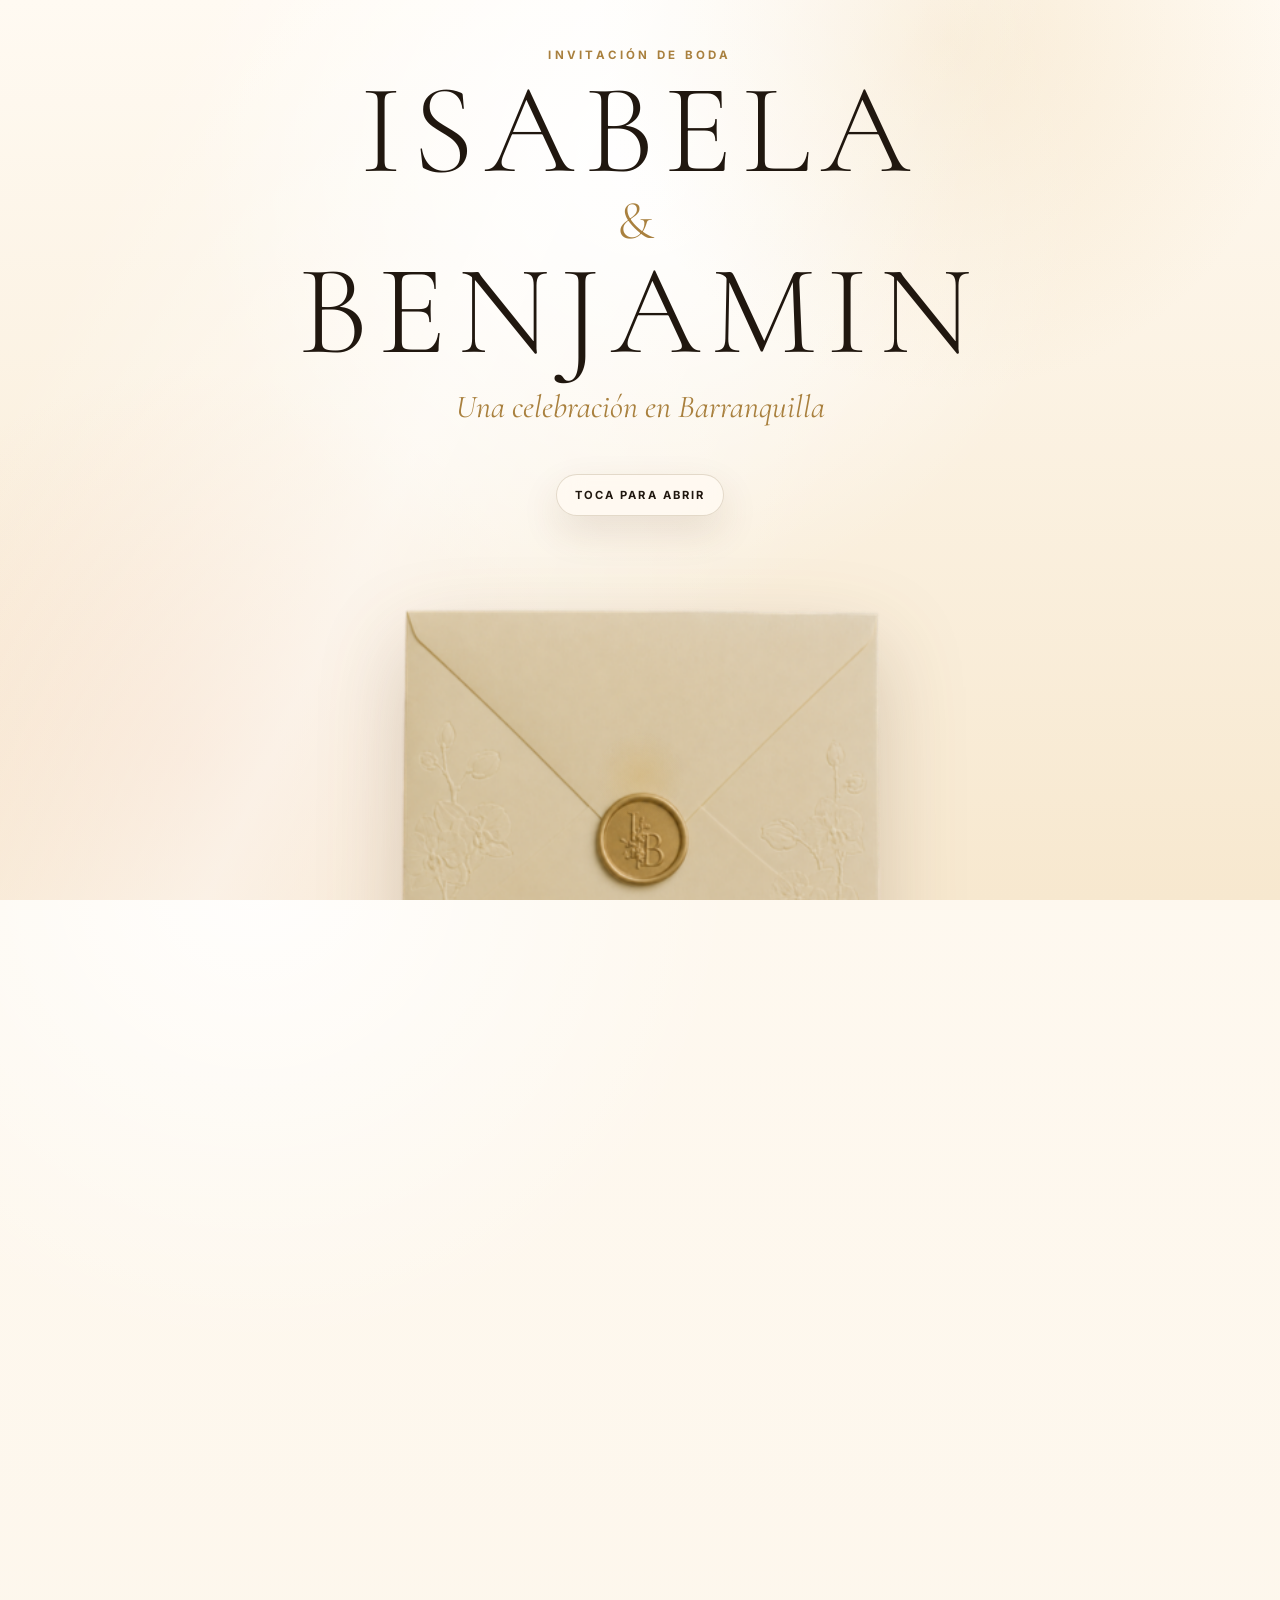
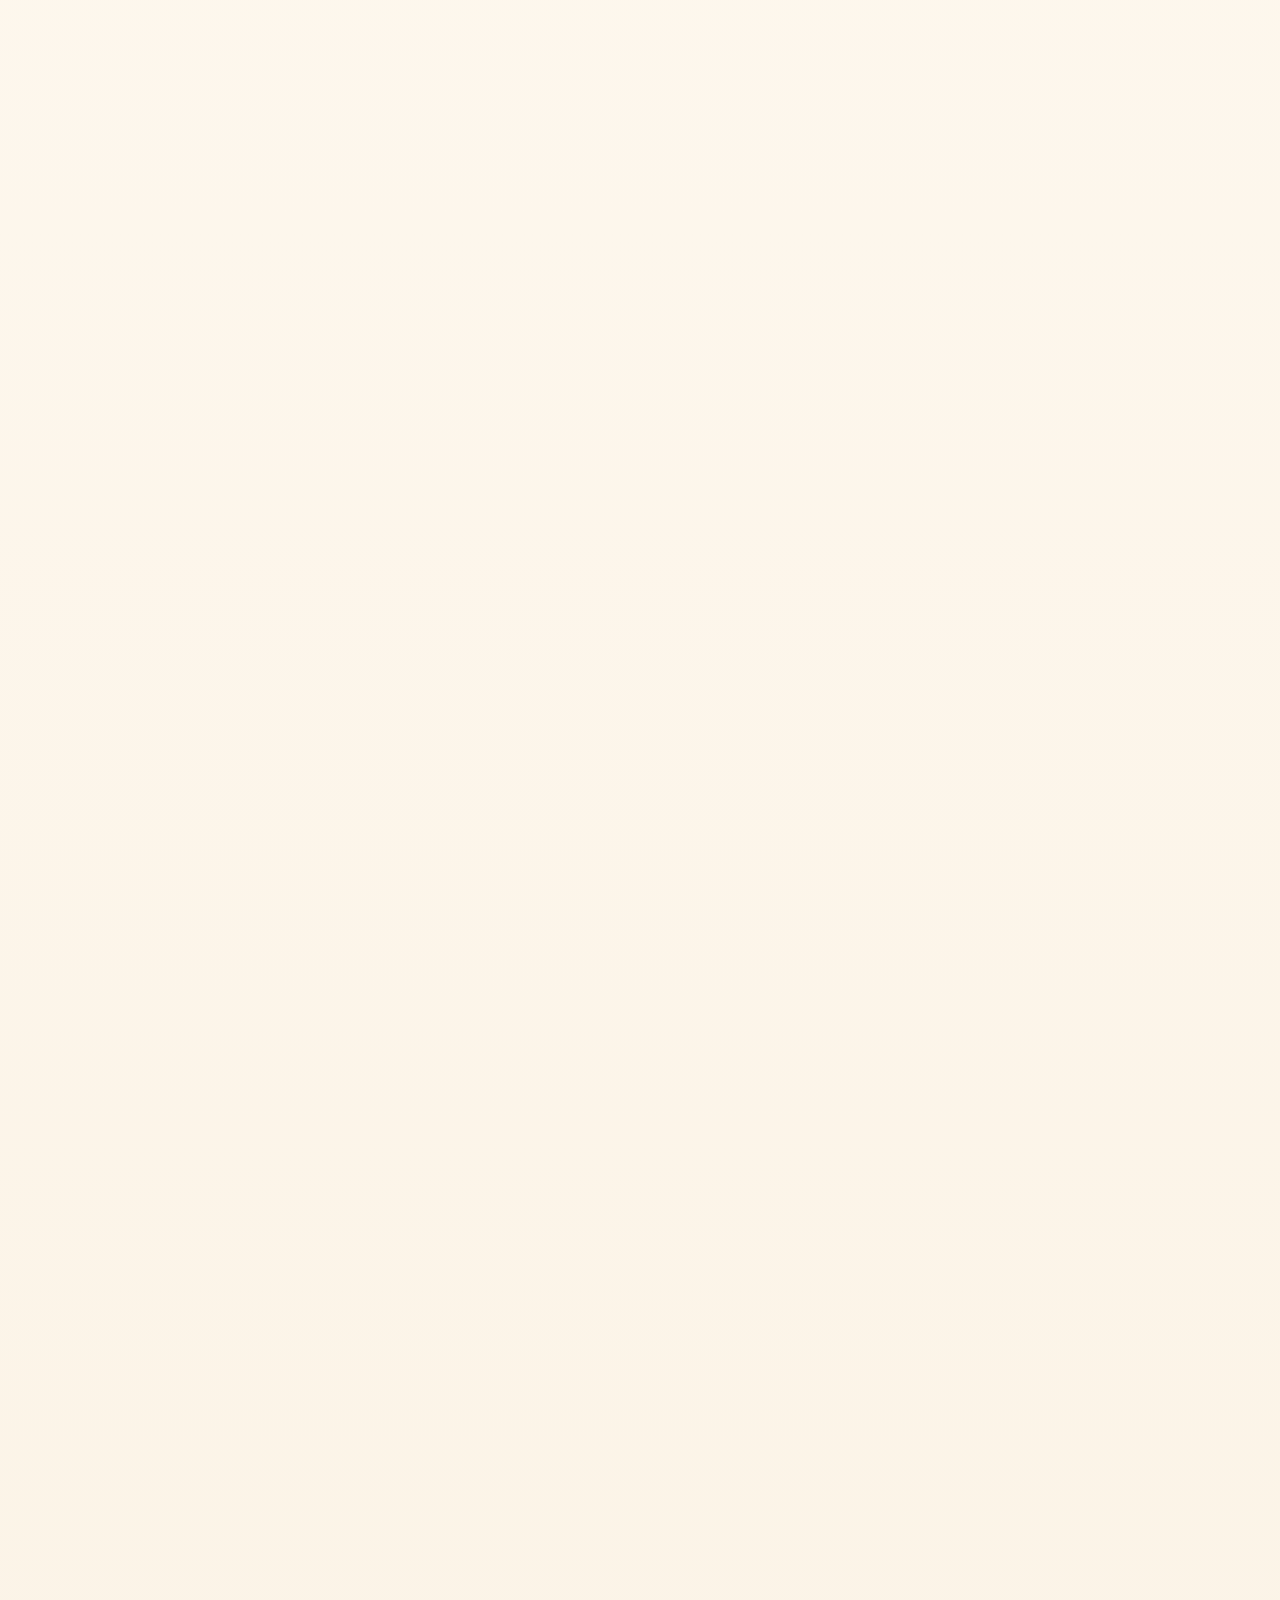
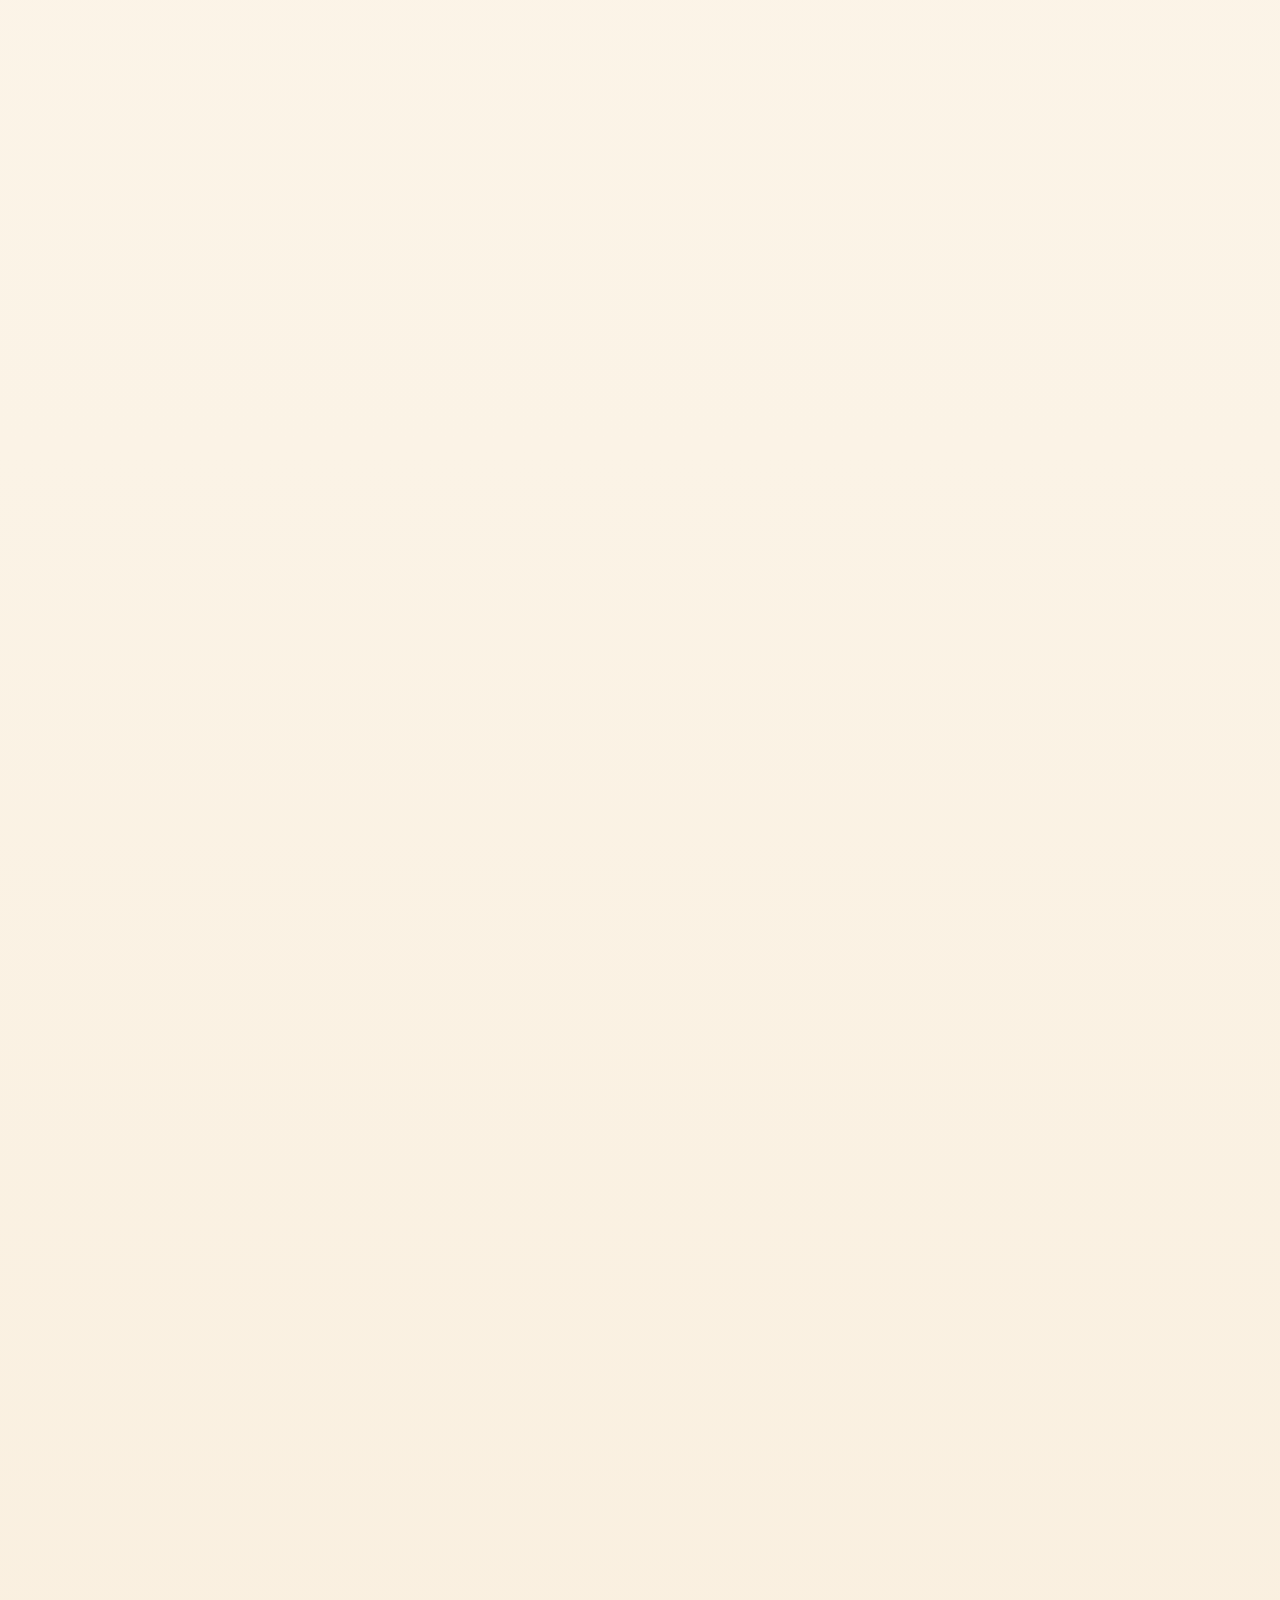
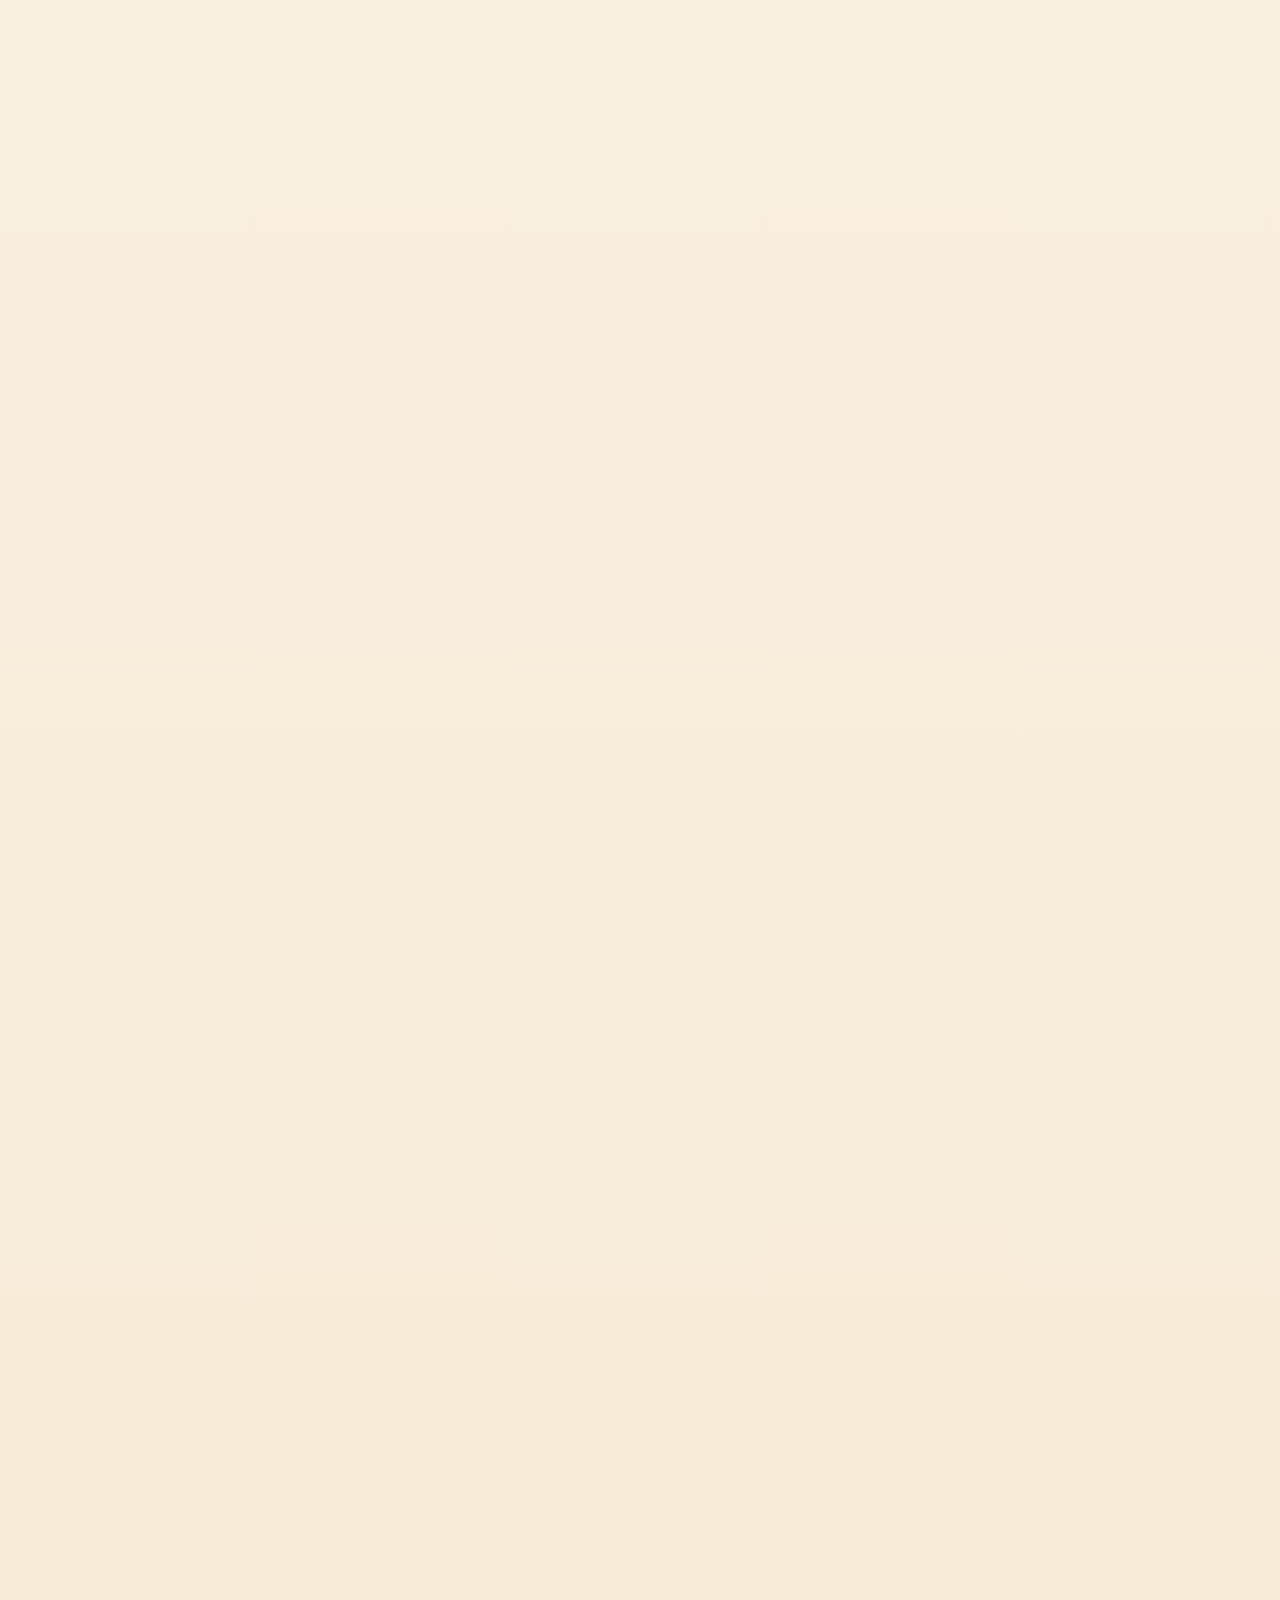
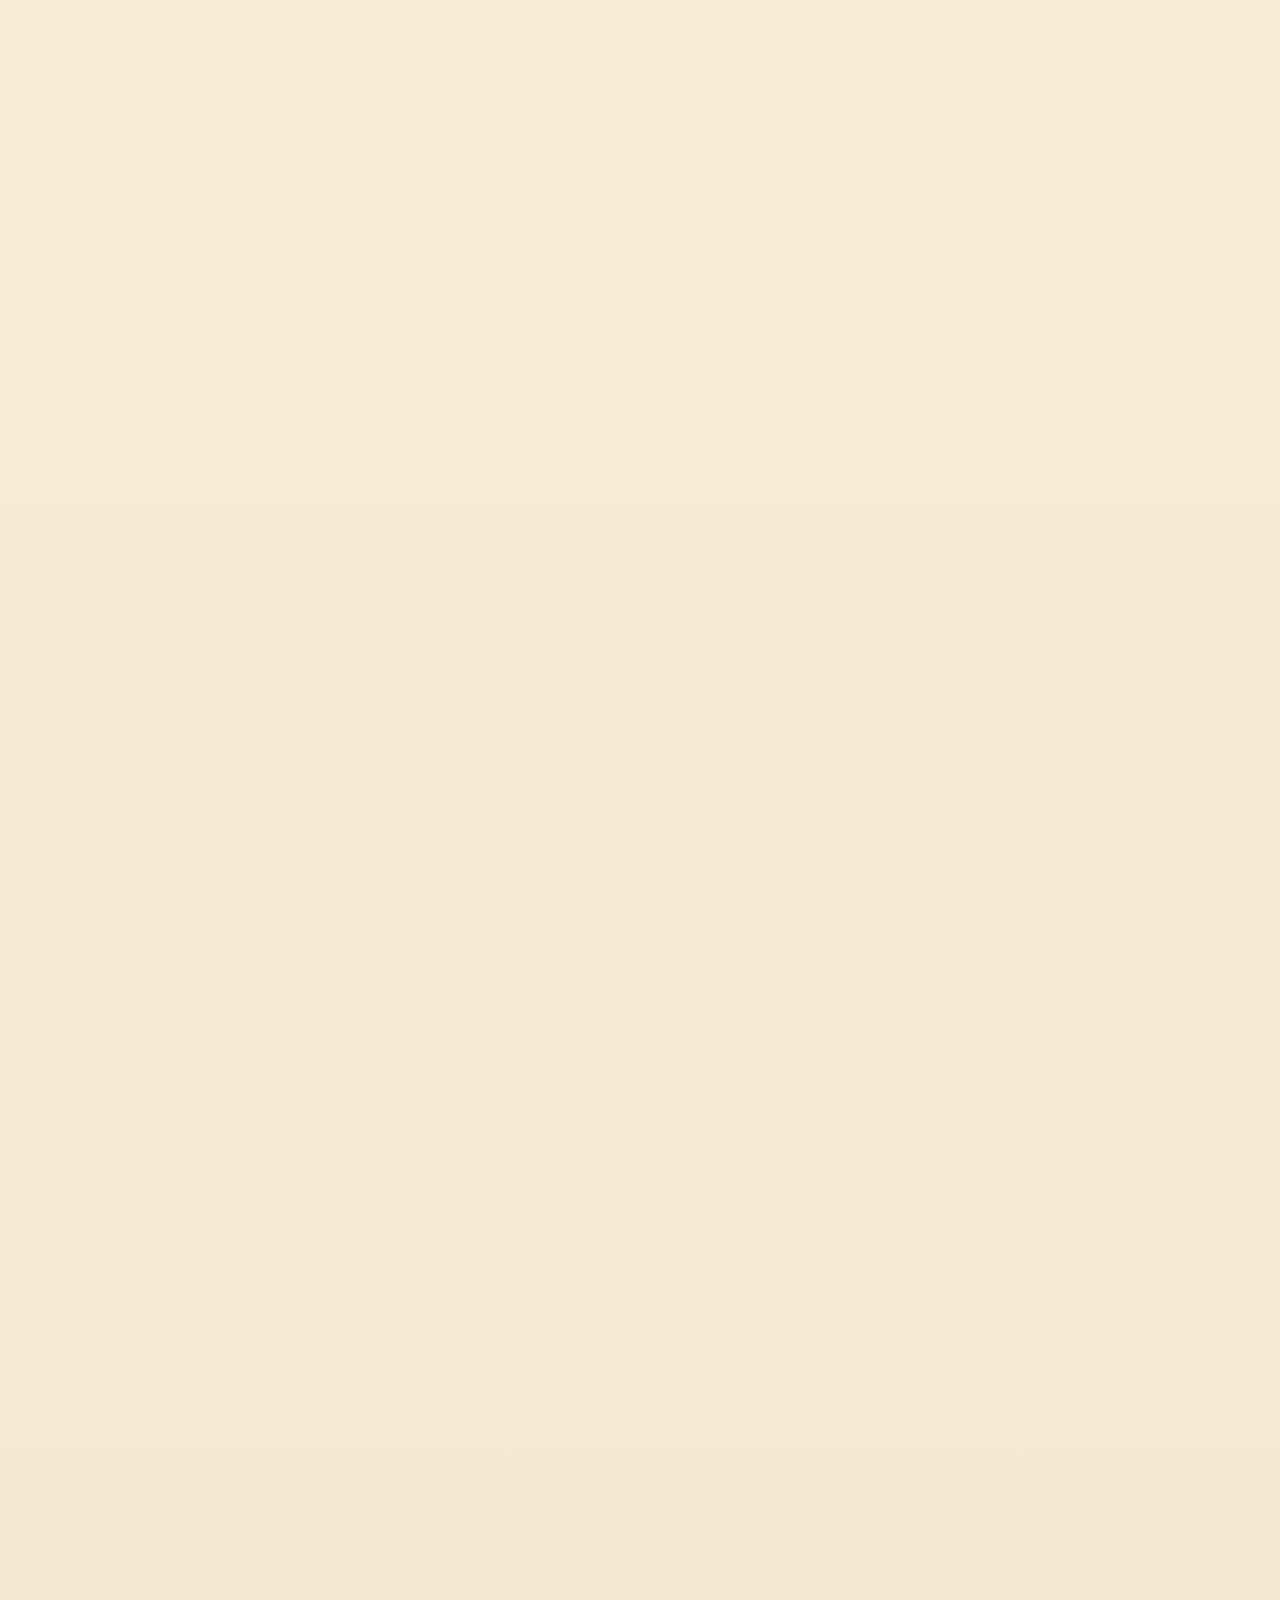
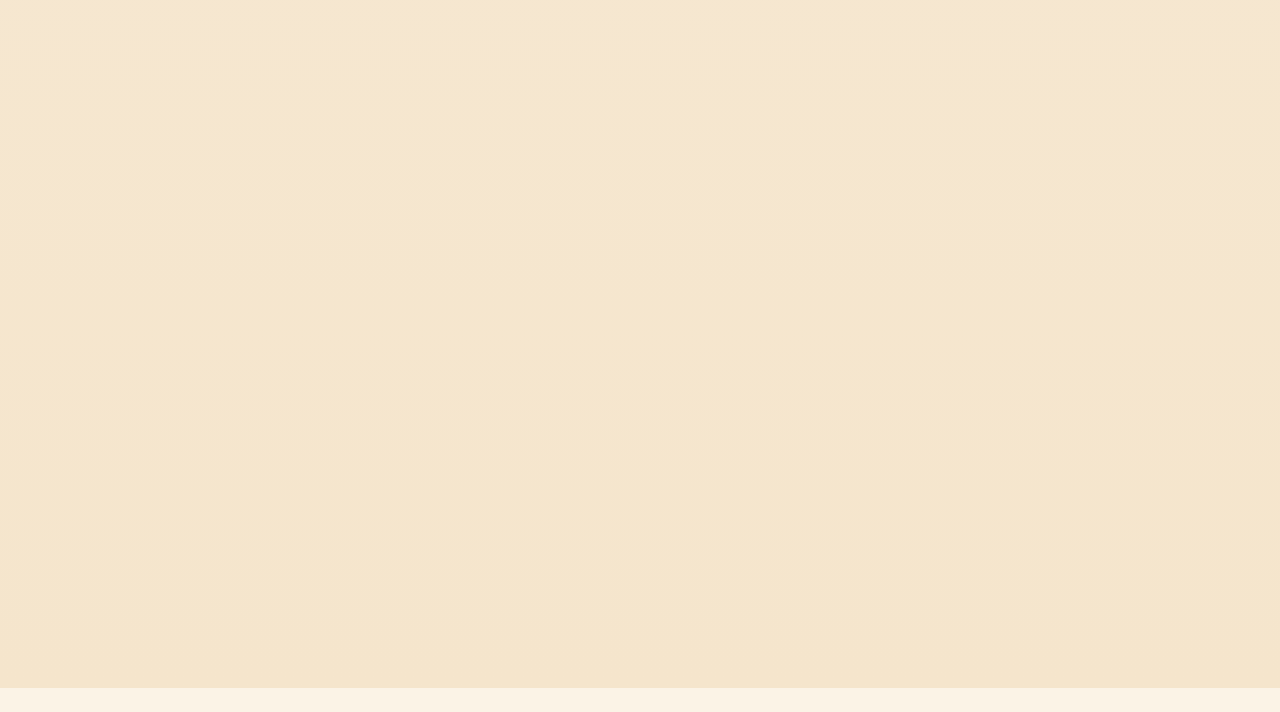
<file: index.html>
<!doctype html>
<html lang="es">
<head>
  <meta charset="utf-8" />
  <meta name="viewport" content="width=device-width, initial-scale=1" />
  <meta name="theme-color" content="#050403" />
  <meta name="description" content="Invitación de boda de Isabela María Ferreira Aparicio y Benjamin Ricardo Collante Juvinao en Barranquilla, Colombia." />
  <meta property="og:title" content="Isabela & Benjamin | Invitación de boda" />
  <meta property="og:description" content="Sábado, 10 de octubre de 2026. Barranquilla, Colombia." />
  <meta property="og:image" content="assets/canva-envelope-open.png" />
  <title>Isabela & Benjamin | Invitación de boda</title>

  <link rel="preconnect" href="https://fonts.googleapis.com" />
  <link rel="preconnect" href="https://fonts.gstatic.com" crossorigin />
  <link href="https://fonts.googleapis.com/css2?family=Cormorant+Garamond:ital,wght@0,300;0,400;0,500;1,400;1,600&family=Inter:wght@400;500;600;700&display=swap" rel="stylesheet" />
  <link rel="stylesheet" href="styles.css" />
</head>
<body class="locked is-loading">
  <div class="loader" id="loader" aria-label="Cargando invitación">
    <div class="loader-mark">I<span>&amp;</span>B</div>
    <div class="loader-line"><span></span></div>
    <p>Preparando la invitación</p>
  </div>

  <section class="opening" id="opening" aria-label="Abrir invitación">
    <div class="opening__ambient" aria-hidden="true"></div>
    <div class="opening__content">
      <p class="kicker">Invitación de boda</p>
      <h1>Isabela <span>&amp;</span> Benjamin</h1>
      <p class="guest-line" id="guestLine">Una celebración en Barranquilla</p>

      <button class="envelope-button" id="openInvitation" type="button" aria-expanded="false" aria-controls="site">
        <span class="tap-note">Toca para abrir</span>
        <span class="envelope-stage">
          <img class="envelope-card" src="assets/canva-invitation-card.png" alt="" aria-hidden="true" />
          <img class="envelope-open" src="assets/canva-envelope-open.png" alt="" aria-hidden="true" />
          <img class="envelope-closed" src="assets/canva-envelope-closed.png" alt="Sobre cerrado con sello I y B" />
          <span class="wax-glow" aria-hidden="true"></span>
        </span>
      </button>
    </div>
  </section>

  <div class="site" id="site" aria-hidden="true">
    <header class="nav">
      <a class="brand" href="#inicio">I &amp; B</a>
      <nav aria-label="Navegación principal">
        <a href="#historia">Invitación</a>
        <a href="#dress-code">Dress code</a>
        <a href="#barranquilla">Barranquilla</a>
        <a href="#rsvp">RSVP</a>
      </nav>
    </header>

    <main>
      <section class="hero" id="inicio">
        <img class="hero__wash" src="assets/envelope-liner.png" alt="" data-parallax="0.08" aria-hidden="true" />
        <div class="hero__grid">
          <div class="hero__copy" data-animate>
            <p class="kicker">Nos casamos</p>
            <h2>Isabela <span>&amp;</span> Benjamin</h2>
            <p class="hero__guest" id="heroGuest">Tenemos el placer de invitarte a nuestro matrimonio.</p>
            <div class="hero__date">
              <span>Sábado</span>
              <strong>10 de octubre de 2026</strong>
              <span>Barranquilla, Colombia</span>
            </div>
            <div class="actions">
              <a class="button button--primary" href="#rsvp">Confirmar RSVP</a>
              <a class="button" href="save-the-date.ics" download>Agregar al calendario</a>
            </div>
          </div>

          <div class="hero__art" data-animate data-parallax="0.04">
            <img src="assets/canva-envelope-open.png" alt="Sobre abierto de la invitación de Isabela y Benjamin" />
          </div>
        </div>
      </section>

      <section class="countdown-band" id="historia">
        <div class="countdown-card" data-animate>
          <p class="kicker">Nos vemos en</p>
          <div class="countdown" aria-live="polite">
            <div><strong id="days">0</strong><span>Días</span></div>
            <div><strong id="hours">00</strong><span>Horas</span></div>
            <div><strong id="minutes">00</strong><span>Min</span></div>
            <div><strong id="seconds">00</strong><span>Seg</span></div>
          </div>
        </div>
      </section>

      <section class="section section--cream" id="detalles">
        <div class="section__inner">
          <div class="section-head" data-animate>
            <p class="kicker">La celebración</p>
            <h2>Detalles del día</h2>
          </div>
          <div class="details-grid" data-animate>
            <article>
              <span>01</span>
              <h3>Fecha</h3>
              <p>Sábado, 10 de octubre de 2026.</p>
            </article>
            <article>
              <span>02</span>
              <h3>Ciudad</h3>
              <p>Barranquilla, Colombia.</p>
            </article>
            <article>
              <span>03</span>
              <h3>Confirmación</h3>
              <p>RSVP antes del 10 de septiembre.</p>
            </article>
          </div>
        </div>
      </section>

      <section class="section dress-section" id="dress-code">
        <div class="section__inner dress-layout">
          <div class="copy" data-animate>
            <p class="kicker">Guía para invitados</p>
            <h2>Dress code</h2>
            <p>Queremos una celebración elegante, fresca y con color. Los tonos blancos, marfil y muy cercanos quedan reservados para la novia.</p>
            <ul class="polished-list">
              <li><strong>Hombres:</strong> traje formal con corbata, telas ligeras y tonos frescos.</li>
              <li><strong>Mujeres:</strong> vestidos largos en colores suaves, verdes, azules, corales o lilas.</li>
              <li>La intención es verse formal sin perder la vibra del Caribe.</li>
            </ul>
          </div>
          <div class="dress-board" data-animate>
            <figure class="dress-row dress-row--wide">
              <img src="assets/dress-men-blue.png" alt="Trajes masculinos en tonos azules y grises claros" />
            </figure>
            <figure>
              <img src="assets/dress-men-green.png" alt="Trajes masculinos en tonos verdes suaves" />
            </figure>
            <figure>
              <img src="assets/dress-men-earth.png" alt="Trajes masculinos en tonos tierra y rosados" />
            </figure>
            <figure class="dress-row--wide">
              <img src="assets/dress-women-cool.png" alt="Vestidos largos en tonos verdes, azules y lilas" />
            </figure>
            <figure class="dress-row--wide">
              <img src="assets/dress-women-warm.png" alt="Vestidos largos en tonos corales, rosados y lavanda" />
            </figure>
          </div>
        </div>
      </section>

      <section class="section section--cream" id="barranquilla">
        <div class="section__inner">
          <div class="section-head section-head--center" data-animate>
            <p class="kicker">Para nuestros invitados</p>
            <h2>Qué hacer en Barranquilla</h2>
            <p>Un pequeño recorrido visual para quienes quieran vivir la ciudad antes o después de la boda.</p>
          </div>
          <div class="recommendation-grid" data-animate>
            <article class="recommendation-card recommendation-card--wide">
              <img src="assets/rec-malecon.png" alt="Gran Malecón de Barranquilla" />
              <div>
                <span>01</span>
                <h3>Gran Malecón</h3>
                <p>Camina junto al río Magdalena, ideal para atardecer, fotos y una primera mirada a la ciudad.</p>
              </div>
            </article>
            <article class="recommendation-card recommendation-card--wide">
              <img src="assets/rec-mallorquin.png" alt="Ciénaga de Mallorquín en Barranquilla" />
              <div>
                <span>02</span>
                <h3>Ciénaga de Mallorquín</h3>
                <p>Naturaleza, manglares y una pausa tranquila para sentir el Caribe más suave.</p>
              </div>
            </article>
            <article class="recommendation-card">
              <img src="assets/rec-ventana.png" alt="Ventana al Mundo en Barranquilla" />
              <div>
                <span>03</span>
                <h3>Ventana al Mundo</h3>
                <p>Un punto icónico para una parada rápida y fotos de recuerdo.</p>
              </div>
            </article>
            <article class="recommendation-card">
              <img src="assets/rec-cazuela.png" alt="Cazuela costeña" />
              <div>
                <span>04</span>
                <h3>Cazuela</h3>
                <p>Un sabor costeño perfecto para probar algo local y contundente.</p>
              </div>
            </article>
            <article class="recommendation-card">
              <img src="assets/rec-comida.png" alt="Comida típica de Barranquilla" />
              <div>
                <span>05</span>
                <h3>Sabores locales</h3>
                <p>Prueba arroz de lisa, fritos y platos caribeños. La ciudad se entiende mejor comiendo.</p>
              </div>
            </article>
          </div>
        </div>
      </section>

      <section class="section section--cream" id="mapa">
        <div class="section__inner split">
          <div class="copy" data-animate>
            <p class="kicker">Ubicación</p>
            <h2>Hotel El Prado</h2>
            <p>Carrera 54 No. 70-10, Barrio El Prado, Barranquilla. Este mapa abre directamente la ubicación del hotel para que puedas planear tu llegada con facilidad.</p>
            <div class="actions">
              <a class="button button--dark" href="https://www.google.com/maps/search/?api=1&query=Hotel%20El%20Prado%20Carrera%2054%20No%2070-10%20Barranquilla%20Colombia" target="_blank" rel="noreferrer">Abrir en Google Maps</a>
            </div>
          </div>
          <div class="map-card" data-animate>
            <iframe title="Mapa del Hotel El Prado en Barranquilla" loading="lazy" referrerpolicy="no-referrer-when-downgrade" src="https://www.google.com/maps?q=Hotel%20El%20Prado%20Carrera%2054%20No%2070-10%20Barranquilla%20Colombia&output=embed"></iframe>
          </div>
        </div>
      </section>

      <section class="section music-section" id="musica">
        <div class="section__inner split">
          <div class="frame-image frame-image--small" data-animate>
            <img src="assets/canva-rsvp-flower.png" alt="Flor RSVP de la invitación" />
          </div>
          <div class="copy" data-animate>
            <p class="kicker">Música</p>
            <h2>Playlist de la noche</h2>
            <p>Déjanos una canción en el RSVP y conecta aquí los enlaces finales de Spotify o Apple Music cuando la playlist esté lista.</p>
            <div class="actions">
              <a class="button" id="spotifyLink" href="#musica">Spotify</a>
              <a class="button" id="appleLink" href="#musica">Apple Music</a>
              <button class="button button--primary" id="musicToggle" type="button">Sonido ambiente</button>
            </div>
          </div>
        </div>
      </section>

      <section class="section rsvp-section" id="rsvp">
        <div class="section__inner rsvp-layout">
          <div class="copy" data-animate>
            <p class="kicker">RSVP</p>
            <h2>Confirma tu asistencia</h2>
            <p>Tu respuesta puede enviarse a Google Sheets con el endpoint configurado en <code>app.js</code>. Mientras tanto, el formulario conserva soporte para Netlify Forms.</p>
            <img class="rsvp-reference" src="assets/canva-rsvp-flower.png" alt="Flor RSVP de la invitación" />
          </div>

          <form class="rsvp-form" id="rsvpForm" name="rsvp" method="POST" action="/success.html" data-netlify="true" netlify-honeypot="bot-field" data-animate>
            <input type="hidden" name="form-name" value="rsvp" />
            <input type="hidden" name="invitado_url" id="guestHidden" />
            <p hidden><label>No llenar: <input name="bot-field" /></label></p>

            <div class="field">
              <label for="nombre">Nombre</label>
              <input id="nombre" name="nombre" autocomplete="name" required />
            </div>

            <fieldset class="field">
              <legend>¿Vendrás?</legend>
              <label class="choice">
                <input type="radio" name="asistencia" value="Sí asistiré" required />
                <span>¡Claro que sí!</span>
              </label>
              <label class="choice">
                <input type="radio" name="asistencia" value="No podré asistir" />
                <span>No podré asistir</span>
              </label>
            </fieldset>

            <div class="field">
              <label for="restricciones">Déjanos saber si tienes alguna restricción dietética</label>
              <textarea id="restricciones" name="restricciones_alimentarias"></textarea>
            </div>

            <div class="field">
              <label for="cancion">Nomina una canción para nuestra playlist</label>
              <input id="cancion" name="cancion_playlist" />
            </div>

            <button class="rsvp-submit" id="rsvpSubmit" type="submit">RSVP now</button>
            <p class="form-status" id="formStatus">El nombre de tu perfil de Canva no se compartirá. Nunca envíes contraseñas.</p>
          </form>
        </div>
      </section>
    </main>

    <footer class="footer">Con amor, Isabela &amp; Benjamin</footer>
  </div>

  <script src="app.js" defer></script>
</body>
</html>
</file>
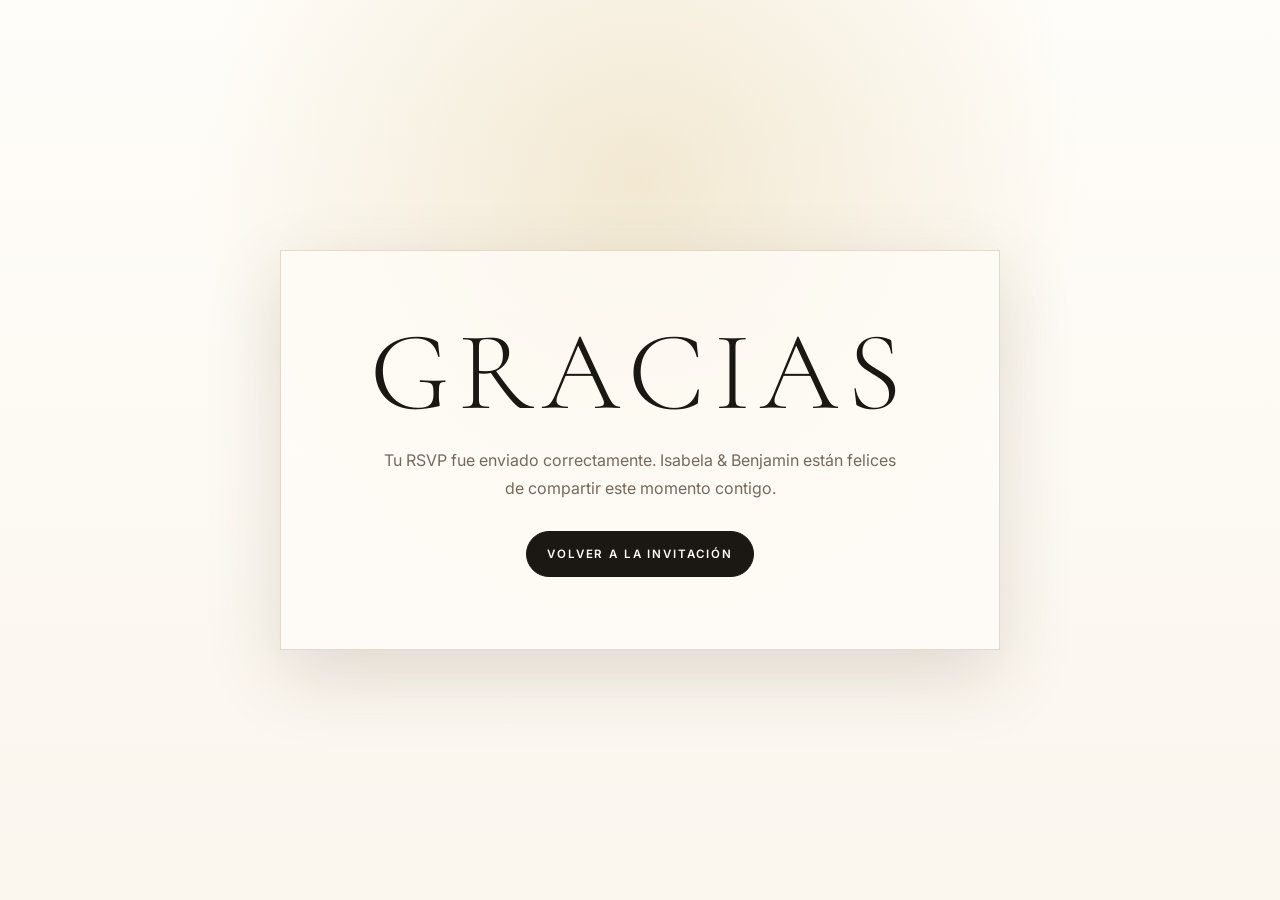
<file: success.html>
<!doctype html>
<html lang="es">
<head>
  <meta charset="utf-8" />
  <meta name="viewport" content="width=device-width, initial-scale=1" />
  <meta name="theme-color" content="#fbf6ee" />
  <title>RSVP recibido | Isabela & Benjamin</title>
  <link rel="preconnect" href="https://fonts.googleapis.com" />
  <link rel="preconnect" href="https://fonts.gstatic.com" crossorigin />
  <link href="https://fonts.googleapis.com/css2?family=Cormorant+Garamond:wght@300;400;500&family=Inter:wght@400;500;600&display=swap" rel="stylesheet" />
  <style>
    * { box-sizing: border-box; }
    body {
      min-height: 100svh;
      margin: 0;
      display: grid;
      place-items: center;
      padding: 22px;
      color: #1b1712;
      font-family: "Inter", system-ui, sans-serif;
      background:
        radial-gradient(circle at 50% 20%, rgba(211, 183, 115, .28), transparent 28rem),
        linear-gradient(180deg, #fffdf9, #fbf6ee);
    }

    main {
      width: min(100%, 720px);
      padding: clamp(34px, 7vw, 72px);
      border: 1px solid rgba(116, 88, 47, .2);
      background: rgba(255, 253, 248, .78);
      box-shadow: 0 26px 70px rgba(78, 54, 28, .16);
      text-align: center;
    }

    h1 {
      margin: 0;
      font-family: "Cormorant Garamond", Georgia, serif;
      font-size: clamp(3.4rem, 10vw, 7rem);
      font-weight: 300;
      line-height: .9;
      letter-spacing: .08em;
      text-transform: uppercase;
    }

    p {
      max-width: 520px;
      margin: 22px auto 0;
      color: #75695d;
      line-height: 1.8;
    }

    a {
      display: inline-flex;
      align-items: center;
      justify-content: center;
      min-height: 46px;
      margin-top: 28px;
      padding: 0 20px;
      border: 1px solid #1b1712;
      border-radius: 999px;
      background: #1b1712;
      color: #fffdf8;
      font-size: .72rem;
      font-weight: 600;
      letter-spacing: .16em;
      text-decoration: none;
      text-transform: uppercase;
    }
  </style>
</head>
<body>
  <main>
    <h1>Gracias</h1>
    <p>Tu RSVP fue enviado correctamente. Isabela & Benjamin están felices de compartir este momento contigo.</p>
    <a href="/#inicio">Volver a la invitación</a>
  </main>
</body>
</html>
</file>
<file: styles.css>
:root {
  --black: #050403;
  --black-soft: #0c0a08;
  --ivory: #fff3d7;
  --cream: #f7e8c7;
  --paper: #ead4a2;
  --peach: #f2b69b;
  --coral: #eb8f73;
  --gold: #b89145;
  --gold-bright: #f0d89d;
  --sage: #84906d;
  --ink: #1b130d;
  --muted: #b8a88a;
  --line: rgba(244, 218, 162, .24);
  --line-dark: rgba(32, 22, 13, .18);
  --shadow: 0 34px 90px rgba(0, 0, 0, .42);
  --serif: "Cormorant Garamond", Georgia, serif;
  --sans: "Inter", system-ui, -apple-system, BlinkMacSystemFont, "Segoe UI", sans-serif;
}

* { box-sizing: border-box; }
html { scroll-behavior: smooth; background: #fbf3e6; }
body {
  margin: 0;
  min-height: 100svh;
  color: var(--ivory);
  font-family: var(--sans);
  background:
    radial-gradient(circle at 20% 10%, rgba(255, 255, 255, .86), transparent 30rem),
    radial-gradient(circle at 80% 0%, rgba(232, 197, 137, .28), transparent 32rem),
    linear-gradient(180deg, #fffaf2 0%, #fbf3e6 42%, #f5e5cc 100%);
}

body.locked { overflow: hidden; }
img { display: block; max-width: 100%; }
a { color: inherit; }
button, input, textarea { font: inherit; }
code { color: var(--gold-bright); }

.loader {
  position: fixed;
  inset: 0;
  z-index: 50;
  display: grid;
  place-items: center;
  align-content: center;
  gap: 22px;
  background: #fbf3e6;
  transition: opacity .8s ease, visibility .8s ease;
}

body:not(.is-loading) .loader {
  opacity: 0;
  visibility: hidden;
  pointer-events: none;
}

.loader-mark {
  font-family: var(--serif);
  font-size: clamp(3rem, 10vw, 7rem);
  letter-spacing: .18em;
}

.loader-mark span { color: var(--gold); margin: 0 .16em; }
.loader-line {
  width: min(280px, 66vw);
  height: 1px;
  overflow: hidden;
  background: rgba(255, 243, 215, .16);
}

.loader-line span {
  display: block;
  width: 42%;
  height: 100%;
  background: linear-gradient(90deg, transparent, var(--gold-bright), transparent);
  animation: loaderSweep 1.35s ease-in-out infinite;
}

@keyframes loaderSweep {
  from { transform: translateX(-110%); }
  to { transform: translateX(260%); }
}

.loader p,
.kicker {
  margin: 0;
  color: var(--gold-bright);
  font-size: .72rem;
  font-weight: 700;
  letter-spacing: .28em;
  text-transform: uppercase;
}

.opening {
  position: fixed;
  inset: 0;
  z-index: 30;
  display: grid;
  place-items: center;
  padding: clamp(18px, 4vw, 48px);
  overflow: hidden;
  background:
    radial-gradient(circle at 50% 22%, rgba(244, 218, 162, .13), transparent 30rem),
    linear-gradient(180deg, #fffaf2 0%, #f7e8cf 100%);
  transition: opacity 1.1s ease 1.65s, visibility 1.1s ease 1.65s;
}

body.opened .opening {
  opacity: 0;
  visibility: hidden;
  pointer-events: none;
}

.opening__ambient {
  position: absolute;
  inset: -10%;
  background:
    linear-gradient(115deg, transparent 20%, rgba(240, 216, 157, .09), transparent 62%),
    radial-gradient(circle at 20% 80%, rgba(235, 143, 115, .12), transparent 26rem);
  animation: cinematicSweep 8s ease-in-out infinite;
}

@keyframes cinematicSweep {
  0%, 100% { transform: translateX(-4%) scale(1); opacity: .72; }
  50% { transform: translateX(4%) scale(1.04); opacity: 1; }
}

.opening__content {
  position: relative;
  z-index: 2;
  width: min(100%, 980px);
  text-align: center;
}

.opening h1,
.hero h2,
.section h2 {
  margin: 14px 0 0;
  font-family: var(--serif);
  font-size: clamp(3.3rem, 10vw, 8rem);
  font-weight: 300;
  line-height: .86;
  letter-spacing: .08em;
  text-transform: uppercase;
}

.opening h1 span,
.hero h2 span {
  display: block;
  color: var(--gold);
  font-size: .42em;
  letter-spacing: .18em;
  margin: .23em 0;
}

.guest-line {
  min-height: 1.7em;
  margin: 20px 0 0;
  color: rgba(255, 243, 215, .72);
  font-family: var(--serif);
  font-size: clamp(1.2rem, 3vw, 2rem);
  font-style: italic;
}

.envelope-button {
  appearance: none;
  position: relative;
  display: grid;
  place-items: center;
  width: min(96vw, 790px);
  margin: clamp(28px, 5vw, 50px) auto 0;
  padding: 0;
  border: 0;
  background: transparent;
  color: inherit;
  cursor: pointer;
  perspective: 1400px;
}

.tap-note {
  position: absolute;
  top: -18px;
  z-index: 4;
  display: inline-flex;
  min-height: 42px;
  align-items: center;
  padding: 0 18px;
  border: 1px solid var(--line);
  border-radius: 999px;
  background: rgba(5, 4, 3, .62);
  color: var(--ivory);
  font-size: .7rem;
  font-weight: 700;
  letter-spacing: .18em;
  text-transform: uppercase;
  backdrop-filter: blur(14px);
  animation: notePulse 2s ease-in-out infinite;
}

@keyframes notePulse {
  0%, 100% { transform: translateY(0); opacity: .74; }
  50% { transform: translateY(-5px); opacity: 1; }
}

.envelope-stage {
  position: relative;
  display: grid;
  place-items: center;
  width: 100%;
  min-height: clamp(280px, 49vw, 510px);
  filter: drop-shadow(0 35px 50px rgba(0, 0, 0, .46));
  transform-style: preserve-3d;
}

.envelope-stage img,
.wax-glow {
  grid-area: 1 / 1;
}

.envelope-closed {
  width: min(100%, 740px);
  transform: rotateX(0) translateZ(30px);
  transition: opacity .6s ease .45s, transform 1.25s cubic-bezier(.2, .8, .2, 1);
}

.envelope-open {
  width: min(82%, 520px);
  opacity: 0;
  transform: translateY(64px) scale(.8) rotateX(20deg);
  transition: opacity .8s ease .65s, transform 1.45s cubic-bezier(.2, .8, .2, 1) .65s;
}

.envelope-card {
  width: min(43%, 330px);
  opacity: 0;
  transform: translateY(150px) scale(.72) rotateX(18deg);
  transition: opacity .8s ease .95s, transform 1.7s cubic-bezier(.17, .84, .44, 1) .95s;
}

.wax-glow {
  width: clamp(62px, 9vw, 92px);
  aspect-ratio: 1;
  border-radius: 50%;
  background: radial-gradient(circle, rgba(240, 216, 157, .45), transparent 68%);
  opacity: .5;
  transform: translateY(4px);
  transition: opacity .4s ease, transform .9s ease;
}

body.opened .envelope-closed {
  opacity: 0;
  transform: translateY(-66px) rotateX(-52deg) scale(.86);
}

body.opened .envelope-open {
  opacity: 1;
  transform: translateY(16px) scale(1) rotateX(0);
}

body.opened .envelope-card {
  opacity: 1;
  transform: translateY(-130px) scale(1) rotateX(0);
}

body.opened .wax-glow { opacity: 0; transform: scale(2.2); }

.site {
  opacity: 0;
  transform: translateY(24px);
  transition: opacity .9s ease 1.3s, transform .9s ease 1.3s;
}

body.opened .site {
  opacity: 1;
  transform: none;
}

.nav {
  position: sticky;
  top: 0;
  z-index: 20;
  display: flex;
  align-items: center;
  justify-content: space-between;
  gap: 18px;
  padding: 14px clamp(16px, 4vw, 54px);
  border-bottom: 1px solid rgba(244, 218, 162, .14);
  background: rgba(5, 4, 3, .72);
  backdrop-filter: blur(18px);
}

.brand {
  font-family: var(--serif);
  font-size: 1.25rem;
  letter-spacing: .16em;
  text-decoration: none;
  text-transform: uppercase;
}

.nav nav {
  display: flex;
  gap: clamp(14px, 2.4vw, 30px);
  color: rgba(255, 243, 215, .72);
  font-size: .7rem;
  font-weight: 700;
  letter-spacing: .16em;
  text-transform: uppercase;
}

.nav a { text-decoration: none; }
.nav nav a:hover { color: var(--ivory); }

.hero {
  position: relative;
  min-height: calc(100svh - 62px);
  display: grid;
  align-items: center;
  overflow: hidden;
  padding: clamp(48px, 8vw, 110px) clamp(18px, 5vw, 76px);
}

.hero__wash {
  position: absolute;
  inset: 0 0 auto;
  width: 100%;
  height: 44vh;
  object-fit: cover;
  opacity: .5;
  mask-image: linear-gradient(#000 45%, transparent);
}

.hero__grid,
.split,
.rsvp-layout {
  width: min(1180px, 100%);
  margin: 0 auto;
  display: grid;
  grid-template-columns: minmax(0, 1fr) minmax(300px, .95fr);
  gap: clamp(34px, 6vw, 88px);
  align-items: center;
}

.hero__copy { position: relative; z-index: 2; }
.hero__guest {
  max-width: 570px;
  color: rgba(255, 243, 215, .75);
  font-family: var(--serif);
  font-size: clamp(1.3rem, 2.4vw, 2rem);
  font-style: italic;
  line-height: 1.45;
}

.hero__date {
  display: grid;
  gap: 10px;
  max-width: 610px;
  margin: 34px 0;
  padding: 24px 0;
  border-top: 1px solid var(--line);
  border-bottom: 1px solid var(--line);
}

.hero__date span {
  color: var(--muted);
  font-size: .75rem;
  font-weight: 700;
  letter-spacing: .2em;
  text-transform: uppercase;
}

.hero__date strong {
  color: var(--ivory);
  font-family: var(--serif);
  font-size: clamp(1.8rem, 3.8vw, 3.4rem);
  font-weight: 300;
  letter-spacing: .04em;
}

.hero__art img {
  max-height: min(82vh, 920px);
  margin: 0 auto;
  filter: drop-shadow(0 34px 56px rgba(0, 0, 0, .5));
}

.actions {
  display: flex;
  flex-wrap: wrap;
  gap: 12px;
  align-items: center;
}

.button,
.rsvp-submit {
  display: inline-flex;
  min-height: 48px;
  align-items: center;
  justify-content: center;
  padding: 0 22px;
  border: 1px solid var(--line);
  border-radius: 999px;
  background: rgba(255, 243, 215, .06);
  color: var(--ivory);
  font-size: .72rem;
  font-weight: 800;
  letter-spacing: .16em;
  text-decoration: none;
  text-transform: uppercase;
  cursor: pointer;
  transition: transform .25s ease, background .25s ease, color .25s ease;
}

.button:hover,
.rsvp-submit:hover { transform: translateY(-2px); }
.button--primary,
.rsvp-submit {
  border-color: var(--gold-bright);
  background: var(--ivory);
  color: var(--ink);
}

.button--dark {
  border-color: var(--ink);
  background: var(--ink);
  color: var(--ivory);
}

.countdown-band {
  padding: 0 clamp(18px, 5vw, 76px) clamp(60px, 8vw, 100px);
}

.countdown-card {
  width: min(1120px, 100%);
  margin: 0 auto;
  padding: clamp(30px, 5vw, 56px);
  border: 1px solid var(--line);
  background: linear-gradient(180deg, rgba(255, 243, 215, .11), rgba(255, 243, 215, .04));
  text-align: center;
}

.countdown {
  display: grid;
  grid-template-columns: repeat(4, 1fr);
  margin-top: 18px;
}

.countdown div {
  min-height: 130px;
  display: grid;
  place-items: center;
  border-right: 1px solid var(--line);
}

.countdown div:last-child { border-right: 0; }
.countdown strong {
  display: block;
  font-family: var(--serif);
  font-size: clamp(3rem, 8vw, 6.8rem);
  font-weight: 300;
  line-height: .85;
}

.countdown span {
  color: var(--muted);
  font-size: .72rem;
  font-weight: 800;
  letter-spacing: .18em;
  text-transform: uppercase;
}

.section {
  padding: clamp(76px, 11vw, 132px) clamp(18px, 5vw, 76px);
}

.section--cream {
  color: var(--ink);
  background:
    linear-gradient(90deg, rgba(27, 19, 13, .035) 1px, transparent 1px),
    linear-gradient(180deg, #fff4dc, #f2ddb4);
  background-size: 78px 78px, auto;
}

.section--cream .kicker { color: #9c6a31; }
.section--cream .section-head p,
.section--cream .copy p,
.section--cream .polished-list,
.section--cream .experience-cards p { color: #604f3e; }

.section__inner {
  width: min(1180px, 100%);
  margin: 0 auto;
}

.section h2,
.copy h2 {
  margin: 16px 0 0;
  font-size: clamp(2.9rem, 6.8vw, 6.8rem);
}

.copy p,
.section-head p {
  color: rgba(255, 243, 215, .72);
  font-size: clamp(1rem, 1.4vw, 1.12rem);
  line-height: 1.85;
}

.section-head {
  max-width: 760px;
  margin-bottom: clamp(30px, 5vw, 58px);
}

.section-head--center {
  margin-inline: auto;
  text-align: center;
}

.split--wide { grid-template-columns: .8fr 1.2fr; }
.dress-layout {
  width: min(1260px, 100%);
  margin: 0 auto;
  display: grid;
  grid-template-columns: minmax(260px, .34fr) minmax(0, 1.66fr);
  gap: clamp(30px, 5vw, 72px);
  align-items: start;
}

.dress-section .copy {
  max-width: 430px;
  position: sticky;
  top: 104px;
}

.frame-image {
  position: relative;
  overflow: hidden;
}

.frame-image::after {
  content: "";
  position: absolute;
  inset: 16px;
  border: 1px solid rgba(255, 243, 215, .3);
  pointer-events: none;
}

.frame-image img {
  width: 100%;
  max-height: 900px;
  object-fit: contain;
  filter: drop-shadow(0 28px 42px rgba(0, 0, 0, .35));
}

.frame-image--tall img { max-height: 1120px; }

.dress-board {
  display: grid;
  grid-template-columns: 1.05fr .95fr;
  gap: clamp(14px, 2vw, 24px);
  align-items: end;
}

.dress-board figure {
  min-height: 250px;
  display: grid;
  place-items: end center;
  margin: 0;
  padding: clamp(16px, 2.4vw, 28px);
  border: 1px solid rgba(116, 84, 42, .16);
  background: rgba(255, 250, 242, .56);
  box-shadow: 0 24px 50px rgba(91, 61, 28, .08);
  overflow: hidden;
}

.dress-board img {
  width: 100%;
  max-height: 420px;
  object-fit: contain;
  object-position: center bottom;
  filter: drop-shadow(0 18px 24px rgba(91, 61, 28, .12));
}

.dress-board .dress-row--wide {
  grid-column: 1 / -1;
}

.dress-board .dress-row--wide img {
  max-height: 360px;
}

.frame-image--small img { width: min(360px, 88%); margin: 0 auto; }

.feature-list {
  display: flex;
  flex-wrap: wrap;
  gap: 10px;
  margin-top: 28px;
}

.feature-list span {
  border: 1px solid var(--line);
  border-radius: 999px;
  padding: 10px 14px;
  color: var(--ivory);
  font-size: .74rem;
  font-weight: 700;
  letter-spacing: .12em;
  text-transform: uppercase;
}

.details-grid {
  display: grid;
  grid-template-columns: repeat(3, 1fr);
  gap: 1px;
  border: 1px solid var(--line-dark);
  background: var(--line-dark);
}

.details-grid article,
.experience-cards article {
  padding: clamp(24px, 4vw, 42px);
  background: rgba(255, 252, 243, .72);
}

.details-grid span,
.experience-cards span {
  color: var(--coral);
  font-size: .76rem;
  font-weight: 800;
  letter-spacing: .18em;
}

h3 {
  margin: 24px 0 12px;
  font-family: var(--serif);
  font-size: clamp(2rem, 3vw, 3.2rem);
  font-weight: 400;
  line-height: 1;
}

.polished-list {
  display: grid;
  gap: 12px;
  margin: 26px 0 0;
  padding: 0;
  list-style: none;
  color: rgba(255, 243, 215, .72);
  line-height: 1.75;
}

.polished-list li {
  position: relative;
  padding-left: 28px;
}

.polished-list li::before {
  content: "";
  position: absolute;
  top: .82em;
  left: 0;
  width: 12px;
  height: 1px;
  background: var(--gold);
}

.barranquilla-grid {
  display: grid;
  grid-template-columns: .95fr 1.05fr;
  gap: clamp(28px, 5vw, 70px);
  align-items: start;
}

.barranquilla-art img {
  width: 100%;
  max-height: 1240px;
  object-fit: contain;
}

.experience-cards {
  display: grid;
  gap: 1px;
  border: 1px solid var(--line-dark);
  background: var(--line-dark);
  position: sticky;
  top: 96px;
}

.recommendation-grid {
  display: grid;
  grid-template-columns: repeat(3, minmax(0, 1fr));
  gap: clamp(16px, 2.4vw, 26px);
}

.recommendation-card {
  display: grid;
  align-content: start;
  overflow: hidden;
  border: 1px solid rgba(116, 84, 42, .18);
  background: rgba(255, 250, 242, .72);
  box-shadow: 0 24px 54px rgba(91, 61, 28, .09);
}

.recommendation-card--wide {
  grid-column: span 3;
  grid-template-columns: minmax(0, 1.35fr) minmax(280px, .65fr);
  align-items: center;
}

.recommendation-card img {
  width: 100%;
  height: clamp(300px, 32vw, 470px);
  object-fit: cover;
  object-position: center;
  background: #fffaf2;
}

.recommendation-card--wide img {
  height: clamp(320px, 30vw, 460px);
}

.recommendation-card div {
  padding: clamp(22px, 3vw, 36px);
}

.recommendation-card span {
  color: var(--coral);
  font-size: .76rem;
  font-weight: 800;
  letter-spacing: .18em;
}

.recommendation-card p {
  margin: 0;
  color: #604f3e;
  line-height: 1.7;
}

.map-card {
  min-height: 430px;
  border: 1px solid var(--line-dark);
  box-shadow: 0 26px 60px rgba(64, 42, 20, .18);
  overflow: hidden;
}

.map-card iframe {
  width: 100%;
  height: 100%;
  min-height: 430px;
  border: 0;
  filter: saturate(.86) contrast(.95);
}

.rsvp-section {
  background:
    radial-gradient(circle at 20% 12%, rgba(235, 143, 115, .12), transparent 28rem),
    #fbf3e6;
}

.rsvp-layout {
  grid-template-columns: .85fr 1.15fr;
}

.rsvp-reference {
  width: min(360px, 90%);
  margin-top: 28px;
  border-radius: 18px;
}

.rsvp-form {
  display: grid;
  gap: 24px;
  padding: clamp(24px, 4vw, 44px);
  border: 8px solid #fff4dd;
  border-radius: 18px;
  background: var(--peach);
  color: #060403;
  box-shadow: var(--shadow);
}

.field {
  display: grid;
  gap: 10px;
}

label,
legend {
  font-family: var(--serif);
  font-size: clamp(1.2rem, 2vw, 1.55rem);
  font-style: italic;
  font-weight: 600;
}

fieldset {
  margin: 0;
  padding: 0;
  border: 0;
}

input,
textarea {
  width: 100%;
  min-height: 56px;
  border: 1px solid rgba(6, 4, 3, .6);
  border-radius: 10px;
  background: transparent;
  color: #060403;
  outline: none;
  padding: 12px 14px;
}

textarea {
  min-height: 120px;
  resize: vertical;
}

input:focus,
textarea:focus {
  border-color: #060403;
  box-shadow: 0 0 0 3px rgba(255, 244, 221, .52);
}

.choice {
  display: flex;
  align-items: center;
  gap: 12px;
  min-height: 68px;
  margin-top: 12px;
  padding: 12px 16px;
  border-radius: 10px;
  background: rgba(186, 131, 99, .28);
  cursor: pointer;
}

.choice input { width: auto; min-height: auto; }

.rsvp-submit {
  width: 100%;
  min-height: 74px;
  border: 0;
  background: #fff0d6;
  font-family: var(--serif);
  font-size: clamp(1.4rem, 2.4vw, 2rem);
  font-style: italic;
  letter-spacing: .02em;
  text-transform: none;
}

.form-status {
  margin: -4px 0 0;
  font-family: var(--serif);
  font-size: .98rem;
  font-style: italic;
  text-align: center;
}

.footer {
  padding: 42px 18px 54px;
  color: rgba(255, 243, 215, .72);
  font-family: var(--serif);
  font-size: clamp(1.5rem, 3vw, 2.2rem);
  letter-spacing: .08em;
  text-align: center;
}

[data-animate] {
  opacity: 0;
  transform: translateY(28px);
  transition: opacity .8s ease, transform .8s ease;
}

[data-animate].in {
  opacity: 1;
  transform: translateY(0);
}

@media (max-width: 920px) {
  .nav {
    align-items: flex-start;
    flex-direction: column;
  }

  .nav nav {
    width: 100%;
    overflow-x: auto;
    padding-bottom: 2px;
  }

  .hero__grid,
  .split,
  .split--wide,
  .dress-layout,
  .barranquilla-grid,
  .rsvp-layout {
    grid-template-columns: 1fr;
  }

  .hero__art { order: -1; }
  .hero__art img { max-height: 760px; }
  .dress-section .copy {
    max-width: none;
    position: static;
  }
  .dress-board {
    grid-template-columns: 1fr;
  }
  .dress-board .dress-row--wide {
    grid-column: auto;
  }
  .dress-board figure {
    min-height: auto;
  }
  .dress-board img,
  .dress-board .dress-row--wide img {
    max-height: none;
  }
  .recommendation-grid,
  .recommendation-card--wide {
    grid-template-columns: 1fr;
  }
  .recommendation-card--wide {
    grid-column: auto;
  }
  .recommendation-card img,
  .recommendation-card--wide img {
    height: clamp(260px, 56vw, 420px);
  }
  .experience-cards { position: static; }
}

@media (max-width: 620px) {
  .opening h1,
  .hero h2,
  .section h2,
  .copy h2 { font-size: clamp(2.7rem, 15vw, 5rem); }

  .envelope-stage { min-height: 330px; }
  body.opened .envelope-card { transform: translateY(-84px) scale(1) rotateX(0); }
  .hero { padding-top: 34px; }
  .hero__wash { height: 28vh; }
  .actions { display: grid; }
  .button { width: 100%; }
  .countdown { grid-template-columns: repeat(2, 1fr); }
  .countdown div:nth-child(2) { border-right: 0; }
  .countdown div:nth-child(-n+2) { border-bottom: 1px solid var(--line); }
  .details-grid { grid-template-columns: 1fr; }
  .rsvp-form { border-width: 6px; }
  .dress-board {
    gap: 14px;
  }
  .dress-board figure {
    padding: 10px;
  }
  .recommendation-card img,
  .recommendation-card--wide img {
    height: auto;
    min-height: 220px;
    object-fit: contain;
  }
  .recommendation-card div {
    padding: 20px;
  }
}

@media (prefers-reduced-motion: reduce) {
  html { scroll-behavior: auto; }
  *, *::before, *::after {
    animation-duration: .001ms !important;
    animation-iteration-count: 1 !important;
    transition-duration: .001ms !important;
  }
}

/* Beige Canva refresh */
:root {
  --canva-bg: #fbf3e6;
  --canva-bg-soft: #fffaf2;
  --canva-paper: #f3dfb9;
  --canva-paper-deep: #e4c88e;
  --canva-ink: #20170f;
  --canva-muted: #7b6855;
  --canva-line: rgba(116, 84, 42, .2);
  --canva-gold: #a9803e;
}

body {
  color: var(--canva-ink);
  background:
    radial-gradient(circle at 20% 10%, rgba(255, 255, 255, .86), transparent 30rem),
    radial-gradient(circle at 80% 0%, rgba(232, 197, 137, .28), transparent 32rem),
    linear-gradient(180deg, #fffaf2 0%, #fbf3e6 42%, #f5e5cc 100%);
}

.loader,
.opening {
  color: var(--canva-ink);
  background:
    radial-gradient(circle at 50% 18%, rgba(255, 255, 255, .95), transparent 28rem),
    radial-gradient(circle at 15% 84%, rgba(239, 181, 153, .25), transparent 24rem),
    linear-gradient(180deg, #fffaf2 0%, #f7e8cf 100%);
}

.loader p,
.kicker,
.guest-line,
.opening h1 span,
.hero h2 span {
  color: var(--canva-gold);
}

.loader-line { background: rgba(116, 84, 42, .16); }
.loader-line span { background: linear-gradient(90deg, transparent, var(--canva-gold), transparent); }

.opening__ambient {
  background:
    linear-gradient(115deg, transparent 18%, rgba(255, 255, 255, .55), transparent 60%),
    radial-gradient(circle at 70% 12%, rgba(232, 197, 137, .26), transparent 22rem);
}

.tap-note {
  border-color: var(--canva-line);
  background: rgba(255, 250, 242, .78);
  color: var(--canva-ink);
  box-shadow: 0 16px 38px rgba(93, 61, 24, .12);
}

.envelope-stage {
  min-height: clamp(330px, 52vw, 560px);
  filter: drop-shadow(0 34px 42px rgba(91, 61, 28, .22));
}

.envelope-closed {
  z-index: 5;
  width: min(78%, 640px);
  transform: translateY(12px) translateZ(90px) rotateX(0) scale(1);
  transform-origin: 50% 20%;
  transition:
    opacity .55s ease .42s,
    filter .9s ease,
    transform 1.35s cubic-bezier(.16, 1, .3, 1);
}

.envelope-open {
  z-index: 2;
  width: min(88%, 720px);
  opacity: 0;
  transform: translateY(74px) scale(.74) rotateX(16deg);
  transform-origin: 50% 58%;
  transition:
    opacity .7s ease .44s,
    transform 1.65s cubic-bezier(.16, 1, .3, 1) .44s;
}

.envelope-card {
  z-index: 3;
  width: min(43%, 360px);
  opacity: 0;
  transform: translateY(98px) scale(.58) rotateX(10deg);
  transform-origin: 50% 100%;
  filter: drop-shadow(0 26px 34px rgba(91, 61, 28, .16));
  transition:
    opacity .75s ease .72s,
    transform 1.85s cubic-bezier(.16, 1, .3, 1) .72s,
    filter 1.85s ease .72s;
}

.wax-glow {
  z-index: 6;
  background: radial-gradient(circle, rgba(214, 171, 84, .55), transparent 68%);
}

body.opened .envelope-closed {
  opacity: 0;
  filter: blur(.4px);
  transform: translateY(-86px) translateZ(130px) rotateX(-78deg) scale(.92);
}

body.opened .envelope-open {
  opacity: 1;
  transform: translateY(26px) scale(1) rotateX(0);
}

body.opened .envelope-card {
  opacity: 1;
  filter: drop-shadow(0 32px 38px rgba(91, 61, 28, .2));
  transform: translateY(-168px) scale(.88) rotateX(0);
}

.nav {
  border-bottom-color: var(--canva-line);
  background: rgba(255, 250, 242, .78);
  box-shadow: 0 12px 34px rgba(91, 61, 28, .06);
}

.nav nav { color: rgba(32, 23, 15, .62); }
.nav nav a:hover { color: var(--canva-ink); }

.hero,
.section,
.music-section,
.rsvp-section {
  color: var(--canva-ink);
  background:
    radial-gradient(circle at 12% 8%, rgba(255, 255, 255, .7), transparent 26rem),
    linear-gradient(180deg, #fffaf2, #fbf3e6);
}

.section--cream,
.countdown-band {
  color: var(--canva-ink);
  background:
    linear-gradient(90deg, rgba(116, 84, 42, .035) 1px, transparent 1px),
    linear-gradient(180deg, #f8ead1, #f2ddb4);
  background-size: 78px 78px, auto;
}

.hero__wash {
  opacity: .62;
  mask-image: linear-gradient(#000 42%, transparent);
}

.hero__guest,
.copy p,
.section-head p,
.polished-list {
  color: var(--canva-muted);
}

.hero__date {
  border-color: var(--canva-line);
}

.hero__date span,
.countdown span {
  color: var(--canva-muted);
}

.hero__date strong,
.countdown strong,
.section h2,
.copy h2,
h3 {
  color: var(--canva-ink);
}

.button,
.rsvp-submit {
  border-color: var(--canva-line);
  background: rgba(255, 250, 242, .64);
  color: var(--canva-ink);
  box-shadow: 0 12px 28px rgba(91, 61, 28, .08);
}

.button--primary,
.rsvp-submit,
.button--dark {
  border-color: var(--canva-ink);
  background: var(--canva-ink);
  color: #fffaf2;
}

.countdown-card {
  border-color: var(--canva-line);
  background: rgba(255, 250, 242, .68);
  box-shadow: 0 22px 58px rgba(91, 61, 28, .1);
}

.countdown div {
  border-color: var(--canva-line);
}

.feature-list span {
  border-color: var(--canva-line);
  background: rgba(255, 250, 242, .58);
  color: var(--canva-ink);
}

.frame-image img,
.hero__art img {
  filter: drop-shadow(0 28px 40px rgba(91, 61, 28, .18));
}

.frame-image::after {
  border-color: rgba(255, 250, 242, .68);
}

.rsvp-section {
  background:
    radial-gradient(circle at 18% 10%, rgba(239, 181, 153, .26), transparent 28rem),
    linear-gradient(180deg, #fff7ea, #f6e3c5);
}

.rsvp-form {
  border-color: #fffaf2;
  background: #f2b89c;
  box-shadow: 0 28px 70px rgba(91, 61, 28, .18);
}

.rsvp-submit {
  background: #fff0d6;
  color: #120c08;
}

@media (max-width: 620px) {
  .envelope-stage { min-height: 360px; }
  .envelope-closed { width: min(92%, 520px); }
  .envelope-open { width: min(112%, 620px); }
  .envelope-card { width: min(56%, 300px); }
  body.opened .envelope-card {
    transform: translateY(-112px) scale(.82) rotateX(0);
  }
}

@media (prefers-reduced-motion: reduce) {
  html { scroll-behavior: auto; }
  *, *::before, *::after {
    animation-duration: .001ms !important;
    animation-iteration-count: 1 !important;
    transition-duration: .001ms !important;
  }
}
</file>
